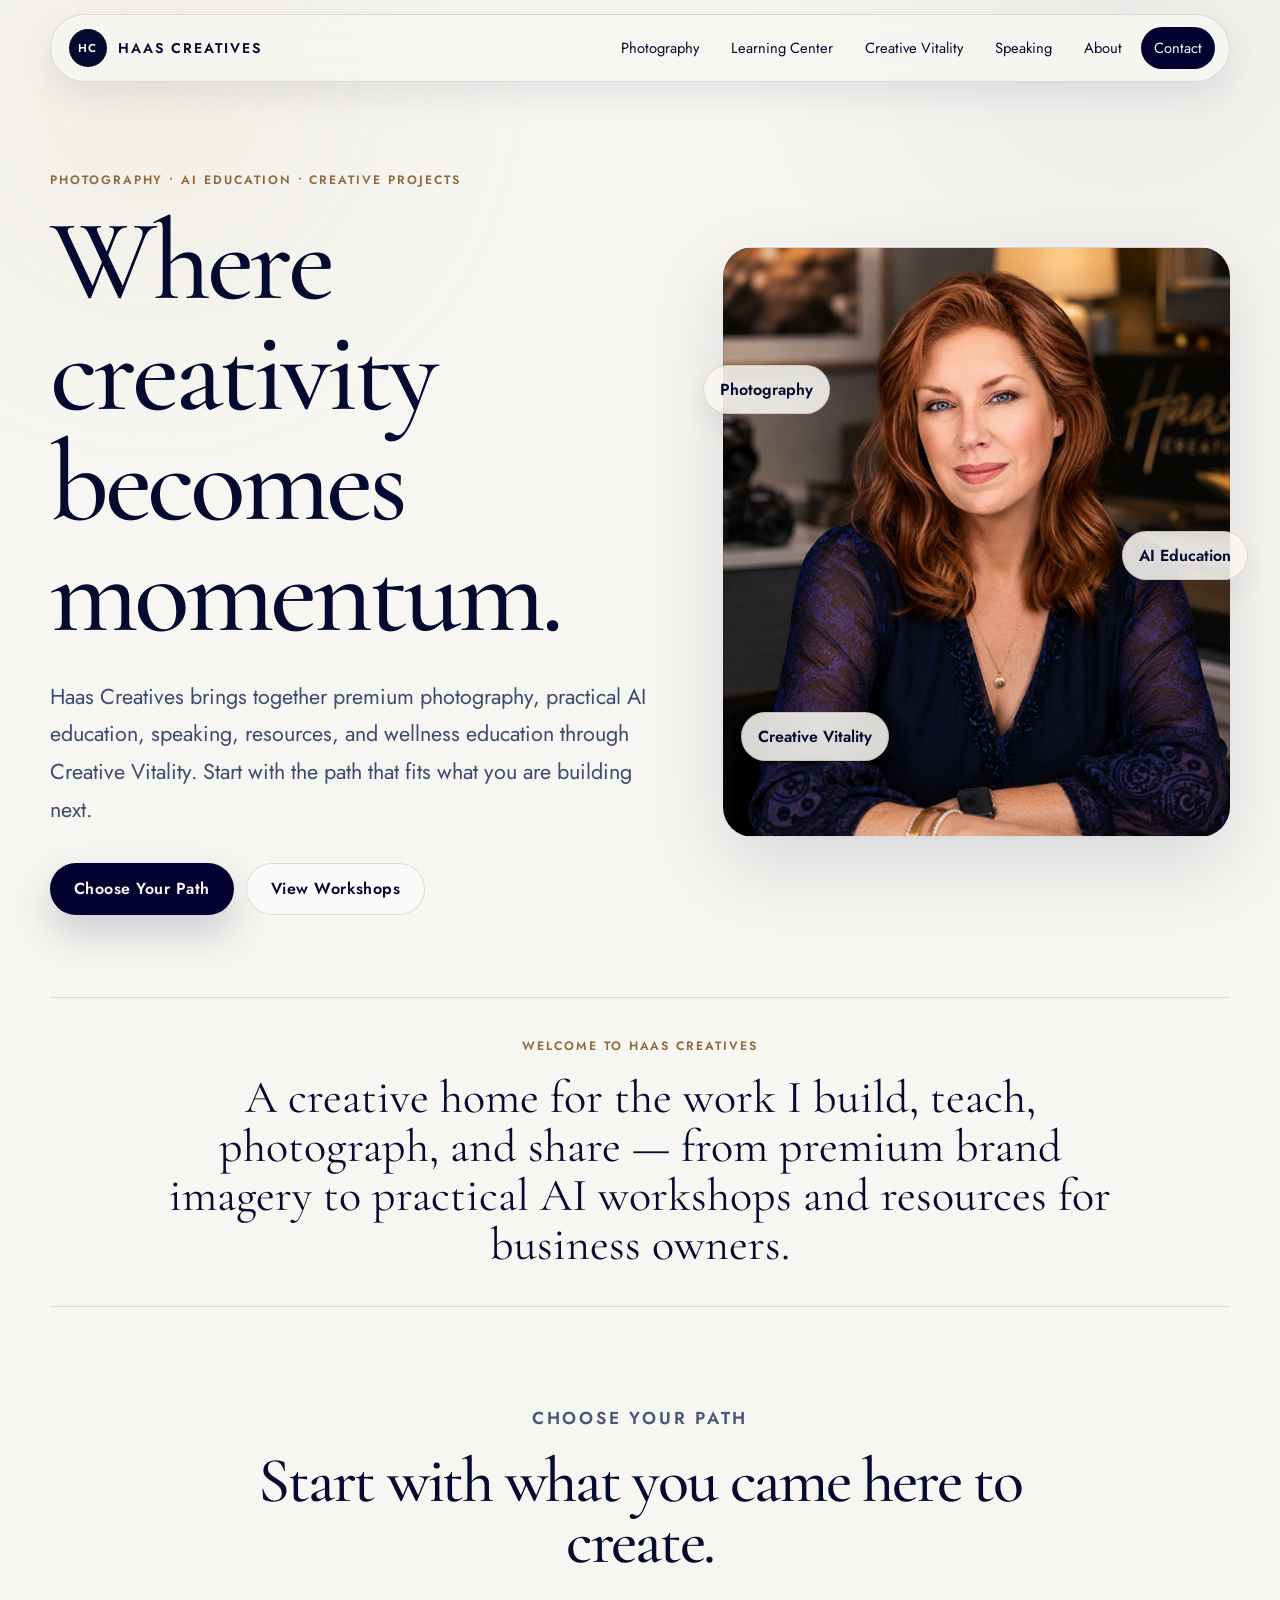
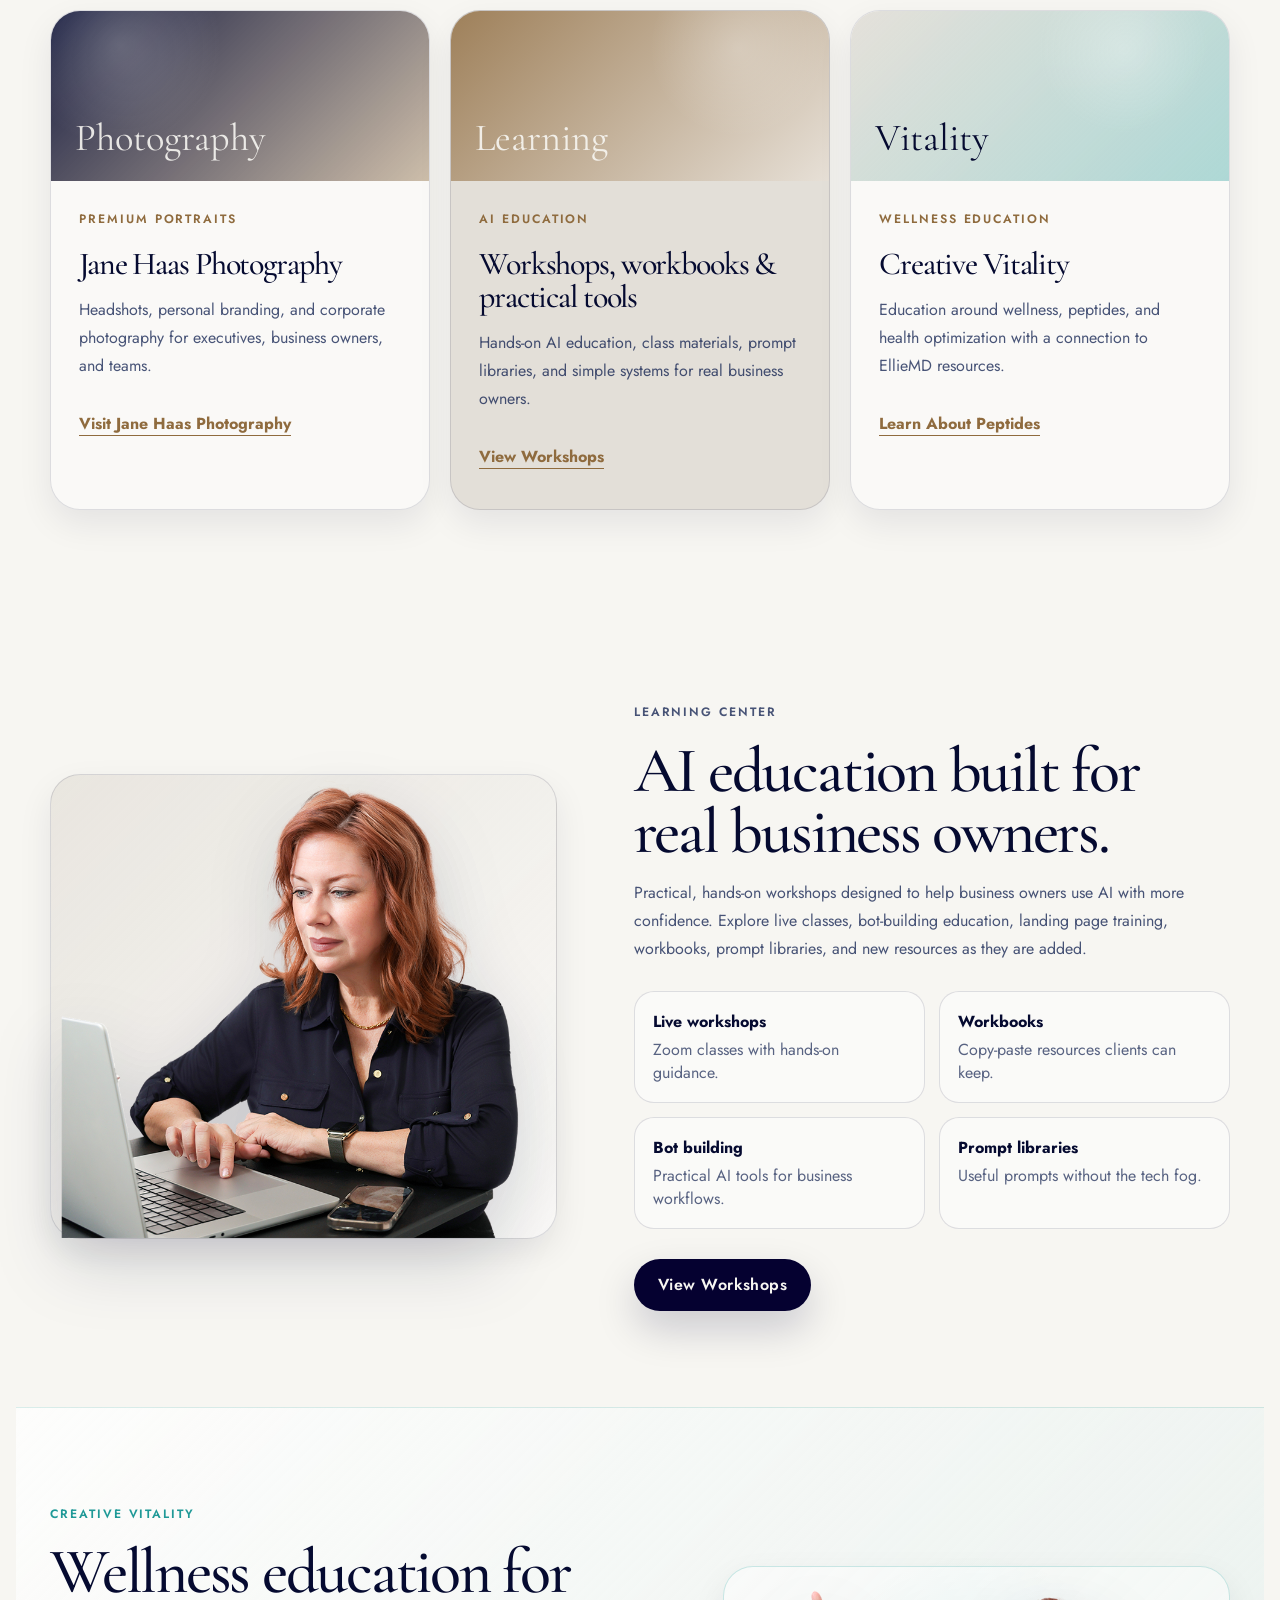
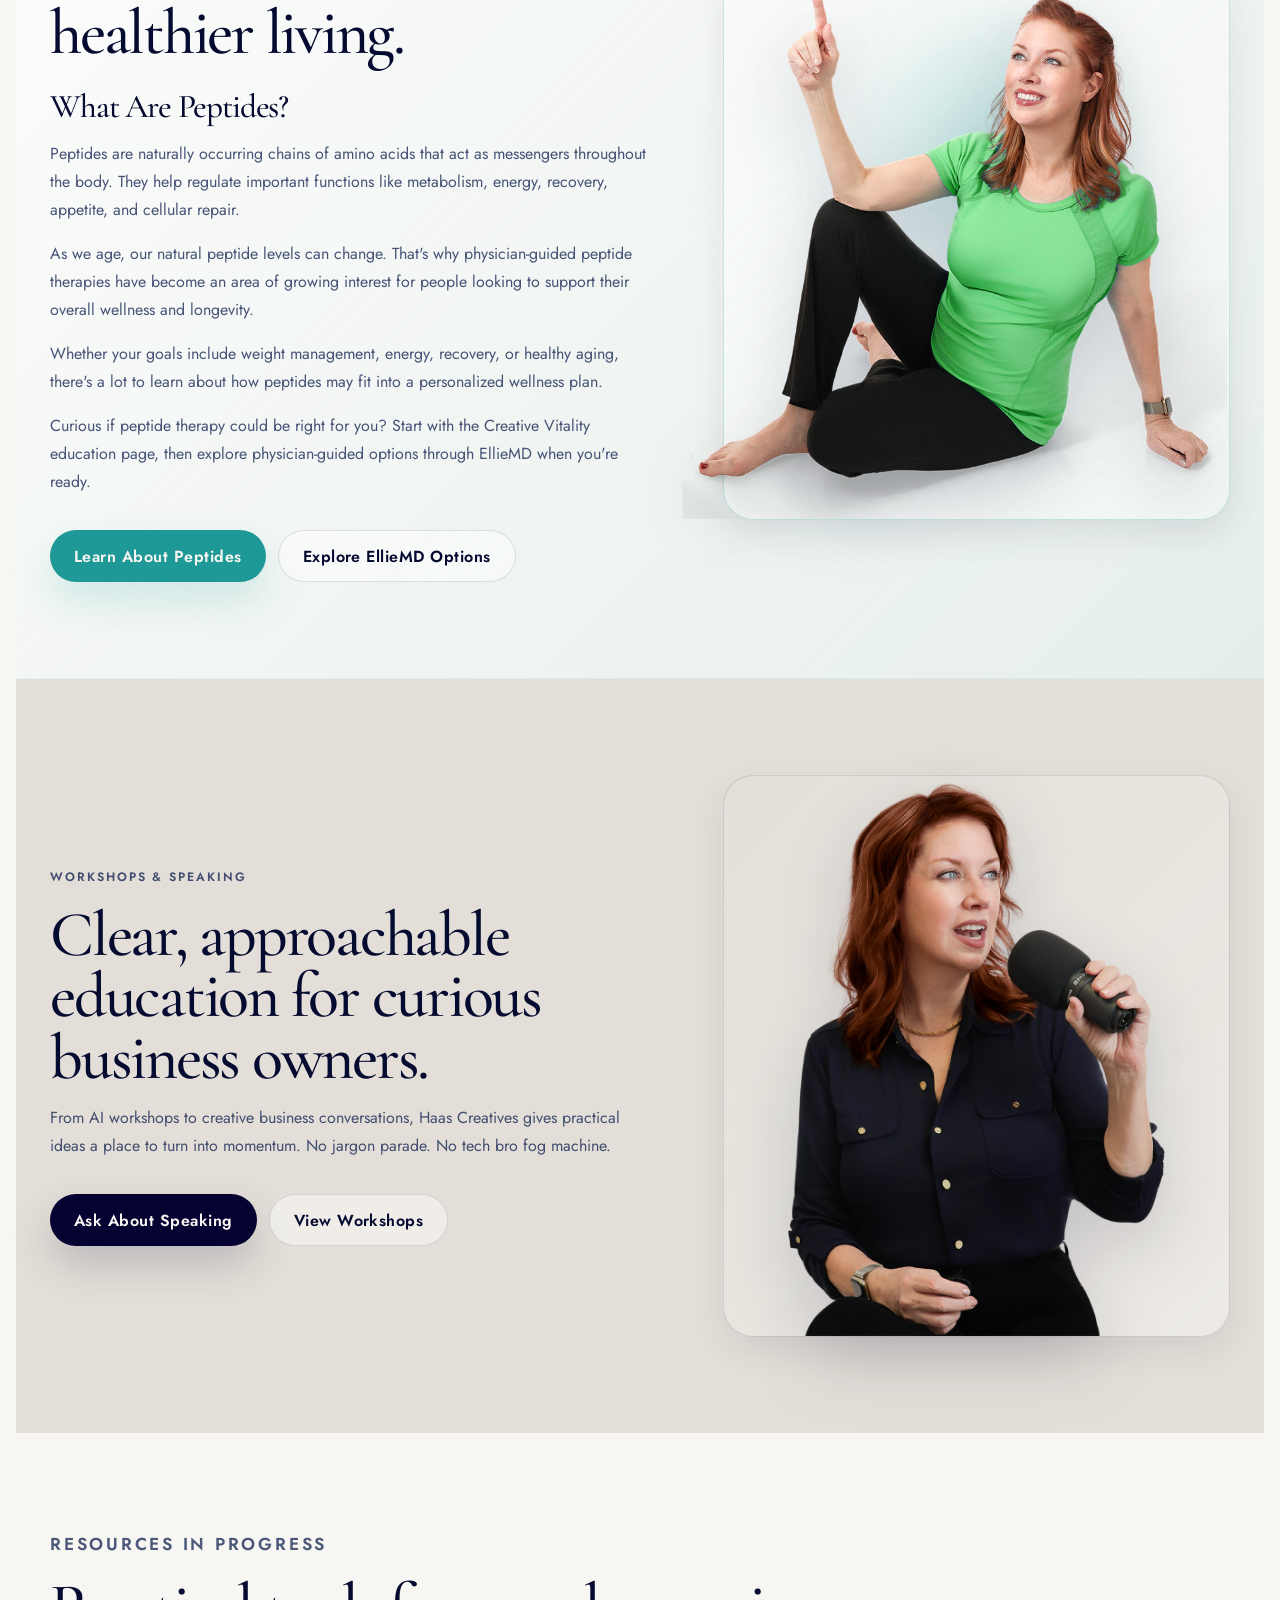
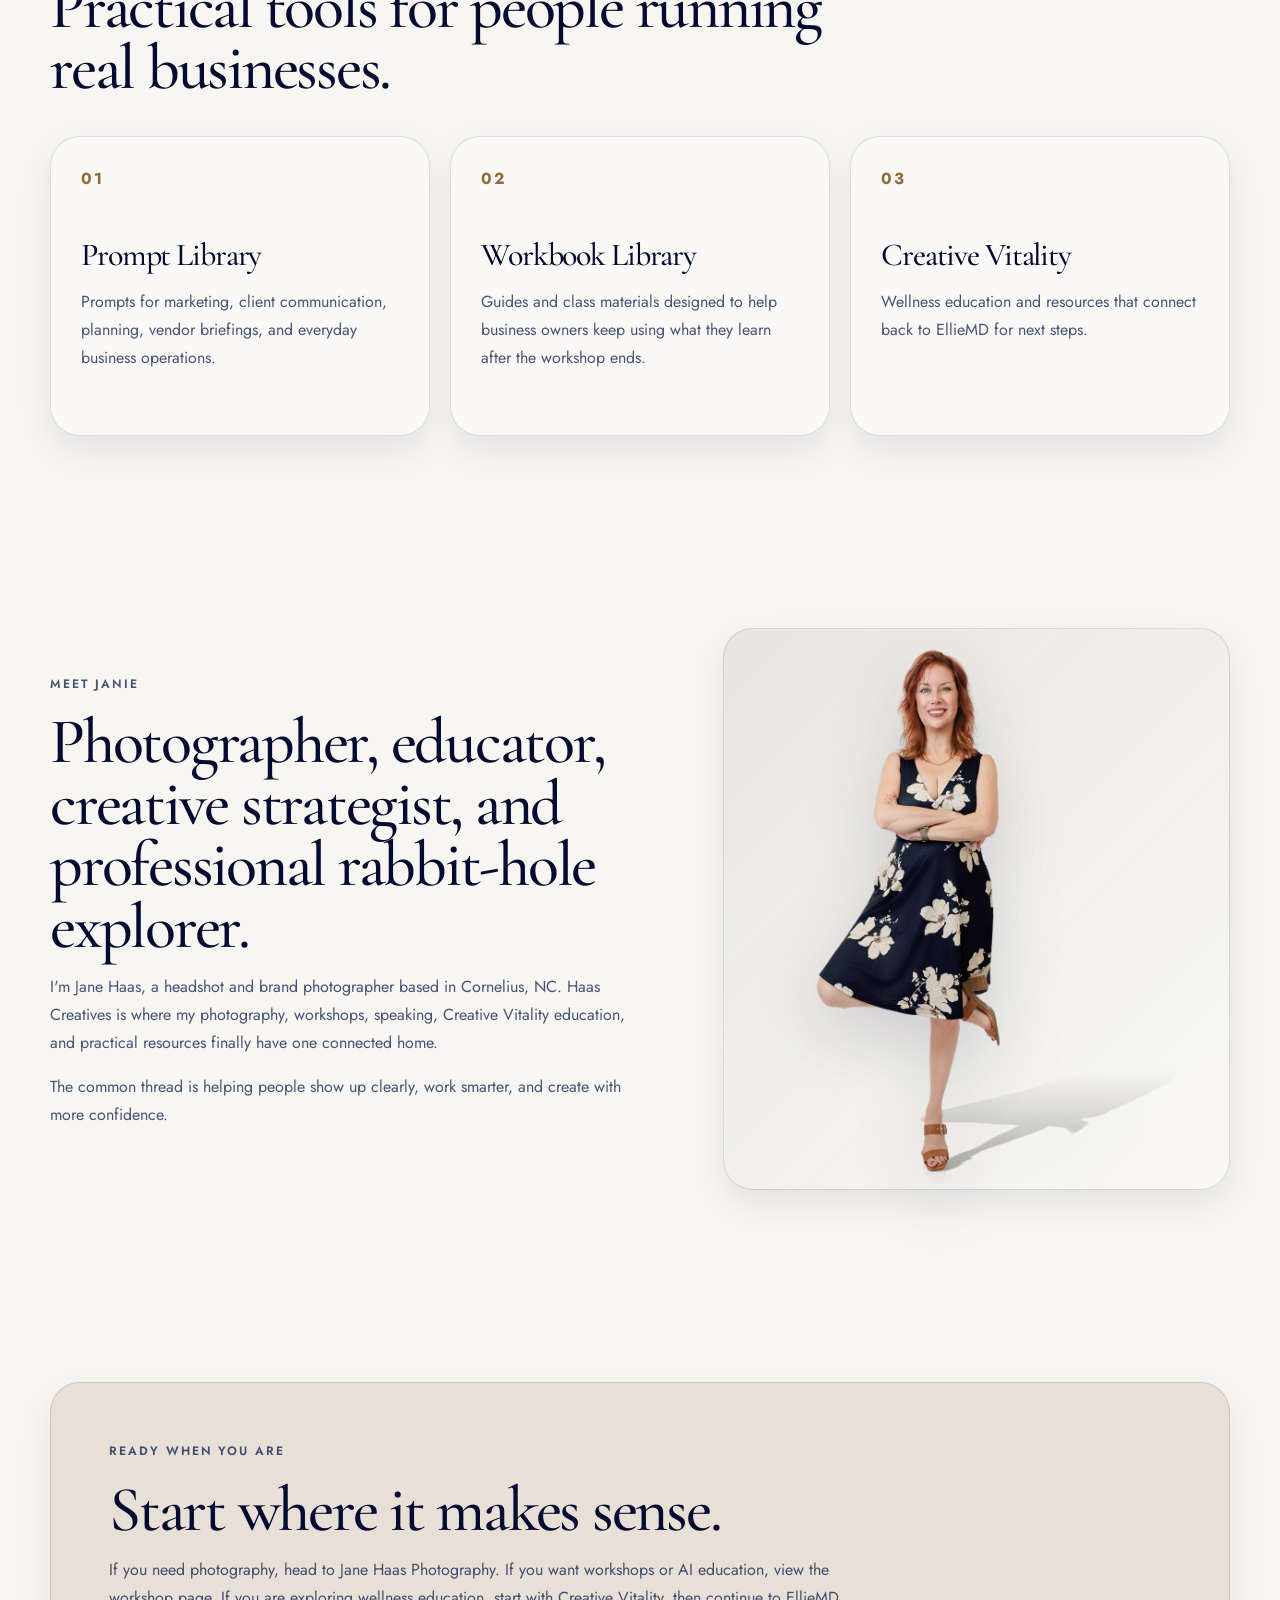
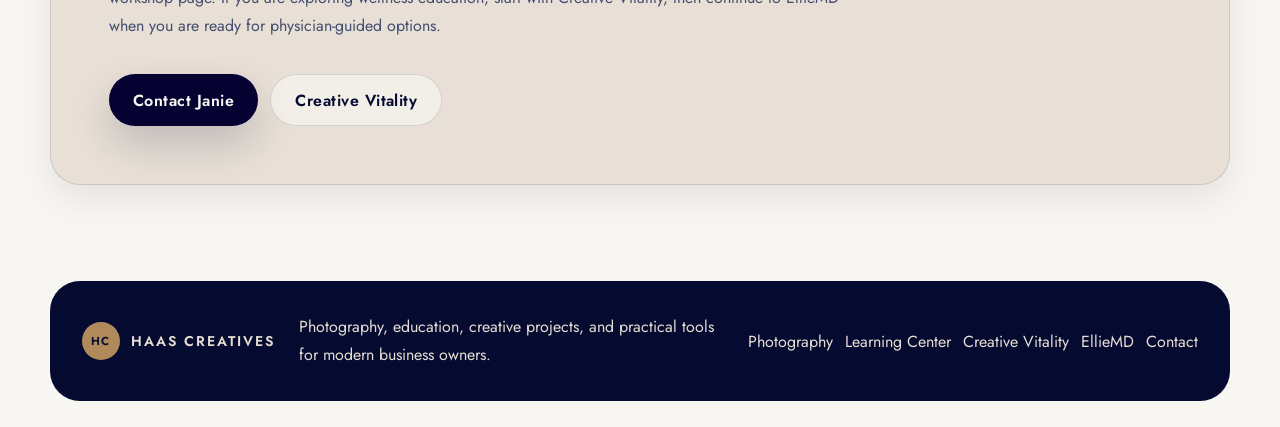
<file: index.html>
<!DOCTYPE html>
<html lang="en">
<head>
  <meta charset="UTF-8" />
  <meta name="viewport" content="width=device-width, initial-scale=1.0" />
  <title>Haas Creatives | Photography, AI Education & Creative Projects</title>
  <meta name="description" content="Haas Creatives is the creative hub for Jane Haas, connecting premium photography, practical AI workshops, speaking, resources, and Creative Vitality education." />
  <link rel="preconnect" href="https://fonts.googleapis.com">
  <link rel="preconnect" href="https://fonts.gstatic.com" crossorigin>
  <link href="https://fonts.googleapis.com/css2?family=Cormorant+Garamond:wght@400;500;600;700&family=Jost:wght@300;400;500;600;700&display=swap" rel="stylesheet">
  <link rel="stylesheet" href="styles.css" />
</head>
<body id="top">
  <div class="site-shell">
    <header class="site-header" data-header>
      <a class="brand" href="#top" aria-label="Haas Creatives home">
        <span class="brand-mark">HC</span>
        <span class="brand-text">Haas Creatives</span>
      </a>
      <button class="nav-toggle" type="button" aria-label="Toggle navigation" aria-expanded="false" data-nav-toggle><span></span><span></span></button>
      <nav class="nav" data-nav>
        <a href="https://www.janehaas.com" target="_blank" rel="noopener">Photography</a>
        <a href="https://www.janehaas.com/workshops" target="_blank" rel="noopener">Learning Center</a>
        <a href="creative-vitality.html">Creative Vitality</a>
        <a href="#speaking">Speaking</a>
        <a href="#about">About</a>
        <a class="nav-cta" href="#contact">Contact</a>
      </nav>
    </header>

    <main>
      <section class="hero section-grid" aria-labelledby="hero-title">
        <div class="hero-copy reveal">
          <p class="eyebrow">Photography • AI Education • Creative Projects</p>
          <h1 id="hero-title">Where creativity becomes momentum.</h1>
          <p class="hero-text">Haas Creatives brings together premium photography, practical AI education, speaking, resources, and wellness education through Creative Vitality. Start with the path that fits what you are building next.</p>
          <div class="hero-actions">
            <a class="button primary" href="#paths">Choose Your Path</a>
            <a class="button secondary" href="https://www.janehaas.com/workshops" target="_blank" rel="noopener">View Workshops</a>
          </div>
        </div>
        <div class="hero-visual reveal delay-1" aria-label="Jane Haas portrait">
          <div class="hero-image" role="img" aria-label="Jane Haas for Haas Creatives"></div>
          <div class="floating-note note-one">Photography</div>
          <div class="floating-note note-two">AI Education</div>
          <div class="floating-note note-three">Creative Vitality</div>
        </div>
      </section>

      <section class="intro reveal" aria-label="Introduction">
        <p class="intro-kicker">Welcome to Haas Creatives</p>
        <p class="intro-text">A creative home for the work I build, teach, photograph, and share — from premium brand imagery to practical AI workshops and resources for business owners.</p>
      </section>

      <section class="paths" id="paths" aria-labelledby="paths-title">
        <div class="section-heading centered reveal">
          <p class="eyebrow">Choose your path</p>
          <h2 id="paths-title">Start with what you came here to create.</h2>
        </div>
        <div class="path-grid">
          <article class="path-card reveal">
            <div class="card-image image-photography"><span>Photography</span></div>
            <div class="card-content">
              <p class="card-kicker">Premium portraits</p>
              <h3>Jane Haas Photography</h3>
              <p>Headshots, personal branding, and corporate photography for executives, business owners, and teams.</p>
              <a class="text-link" href="https://www.janehaas.com" target="_blank" rel="noopener">Visit Jane Haas Photography</a>
            </div>
          </article>
          <article class="path-card featured reveal delay-1">
            <div class="card-image image-learning"><span>Learning</span></div>
            <div class="card-content">
              <p class="card-kicker">AI education</p>
              <h3>Workshops, workbooks & practical tools</h3>
              <p>Hands-on AI education, class materials, prompt libraries, and simple systems for real business owners.</p>
              <a class="text-link" href="https://www.janehaas.com/workshops" target="_blank" rel="noopener">View Workshops</a>
            </div>
          </article>
          <article class="path-card reveal delay-2">
            <div class="card-image image-vitality"><span>Vitality</span></div>
            <div class="card-content">
              <p class="card-kicker">Wellness education</p>
              <h3>Creative Vitality</h3>
              <p>Education around wellness, peptides, and health optimization with a connection to EllieMD resources.</p>
              <a class="text-link" href="creative-vitality.html">Learn About Peptides</a>
            </div>
          </article>
        </div>
      </section>

      <section class="learning section-grid reverse" id="learning" aria-labelledby="learning-title">
        <div class="learning-visual reveal">
          <div class="asset-stage laptop-stage"><img src="assets/learning-center-laptop.png" alt="Laptop with Haas Creatives learning resources" /></div>
        </div>
        <div class="learning-copy reveal delay-1">
          <p class="eyebrow">Learning Center</p>
          <h2 id="learning-title">AI education built for real business owners.</h2>
          <p>Practical, hands-on workshops designed to help business owners use AI with more confidence. Explore live classes, bot-building education, landing page training, workbooks, prompt libraries, and new resources as they are added.</p>
          <div class="mini-grid">
            <div><strong>Live workshops</strong><span>Zoom classes with hands-on guidance.</span></div>
            <div><strong>Workbooks</strong><span>Copy-paste resources clients can keep.</span></div>
            <div><strong>Bot building</strong><span>Practical AI tools for business workflows.</span></div>
            <div><strong>Prompt libraries</strong><span>Useful prompts without the tech fog.</span></div>
          </div>
          <a class="button primary" href="https://www.janehaas.com/workshops" target="_blank" rel="noopener">View Workshops</a>
        </div>
      </section>

      <section class="creative-vitality section-grid" id="creative-vitality" aria-labelledby="vitality-title">
        <div class="vitality-copy reveal">
          <p class="eyebrow">Creative Vitality</p>
          <h2 id="vitality-title">Wellness education for healthier living.</h2>
          <h3>What Are Peptides?</h3>
          <p>Peptides are naturally occurring chains of amino acids that act as messengers throughout the body. They help regulate important functions like metabolism, energy, recovery, appetite, and cellular repair.</p>
          <p>As we age, our natural peptide levels can change. That's why physician-guided peptide therapies have become an area of growing interest for people looking to support their overall wellness and longevity.</p>
          <p>Whether your goals include weight management, energy, recovery, or healthy aging, there's a lot to learn about how peptides may fit into a personalized wellness plan.</p>
          <p>Curious if peptide therapy could be right for you? Start with the Creative Vitality education page, then explore physician-guided options through EllieMD when you're ready.</p>
          <div class="hero-actions"><a class="button primary" href="creative-vitality.html">Learn About Peptides</a><a class="button secondary" href="https://elliemd.com/CreativeVitality" target="_blank" rel="noopener">Explore EllieMD Options</a></div>
        </div>
        <div class="vitality-visual reveal delay-1">
          <div class="asset-stage vitality-stage"><img src="assets/CreativeVitality.png" alt="Jane Haas pointing upward for Creative Vitality" /></div>
        </div>
      </section>

      <section class="speaking section-grid" id="speaking" aria-labelledby="speaking-title">
        <div class="speaking-copy reveal">
          <p class="eyebrow">Workshops & speaking</p>
          <h2 id="speaking-title">Clear, approachable education for curious business owners.</h2>
          <p>From AI workshops to creative business conversations, Haas Creatives gives practical ideas a place to turn into momentum. No jargon parade. No tech bro fog machine.</p>
          <div class="hero-actions"><a class="button primary" href="#contact">Ask About Speaking</a><a class="button secondary" href="https://www.janehaas.com/workshops" target="_blank" rel="noopener">View Workshops</a></div>
        </div>
        <div class="speaking-visual reveal delay-1">
          <div class="asset-stage speaker-stage"><img src="assets/speaking-workshops.png" alt="Jane Haas speaking at a workshop" /></div>
        </div>
      </section>

      <section class="resources" aria-labelledby="resources-title">
        <div class="section-heading reveal"><p class="eyebrow">Resources in progress</p><h2 id="resources-title">Practical tools for people running real businesses.</h2></div>
        <div class="resource-grid">
          <article class="resource-card reveal"><span>01</span><h3>Prompt Library</h3><p>Prompts for marketing, client communication, planning, vendor briefings, and everyday business operations.</p></article>
          <article class="resource-card reveal delay-1"><span>02</span><h3>Workbook Library</h3><p>Guides and class materials designed to help business owners keep using what they learn after the workshop ends.</p></article>
          <article class="resource-card reveal delay-2"><span>03</span><h3>Creative Vitality</h3><p>Wellness education and resources that connect back to EllieMD for next steps.</p></article>
        </div>
      </section>

      <section class="about section-grid" id="about" aria-labelledby="about-title">
        <div class="about-copy reveal">
          <p class="eyebrow">Meet Janie</p>
          <h2 id="about-title">Photographer, educator, creative strategist, and professional rabbit-hole explorer.</h2>
          <p>I'm Jane Haas, a headshot and brand photographer based in Cornelius, NC. Haas Creatives is where my photography, workshops, speaking, Creative Vitality education, and practical resources finally have one connected home.</p>
          <p>The common thread is helping people show up clearly, work smarter, and create with more confidence.</p>
        </div>
        <div class="about-visual reveal delay-1"><div class="asset-stage about-stage"><img src="assets/about-janie.png" alt="Jane Haas smiling in a floral dress" /></div></div>
      </section>

      <section class="contact" id="contact" aria-labelledby="contact-title">
        <div class="contact-panel reveal">
          <p class="eyebrow">Ready when you are</p>
          <h2 id="contact-title">Start where it makes sense.</h2>
          <p>If you need photography, head to Jane Haas Photography. If you want workshops or AI education, view the workshop page. If you are exploring wellness education, start with Creative Vitality, then continue to EllieMD when you are ready for physician-guided options.</p>
          <div class="hero-actions"><a class="button primary" href="mailto:janehaasphotos@gmail.com">Contact Janie</a><a class="button secondary" href="creative-vitality.html">Creative Vitality</a></div>
        </div>
      </section>
    </main>

    <footer class="footer">
      <a class="brand" href="#top"><span class="brand-mark">HC</span><span class="brand-text">Haas Creatives</span></a>
      <p>Photography, education, creative projects, and practical tools for modern business owners.</p>
      <div class="footer-links">
        <a href="https://www.janehaas.com" target="_blank" rel="noopener">Photography</a>
        <a href="https://www.janehaas.com/workshops" target="_blank" rel="noopener">Learning Center</a>
        <a href="creative-vitality.html">Creative Vitality</a>
        <a href="https://elliemd.com/CreativeVitality" target="_blank" rel="noopener">EllieMD</a>
        <a href="mailto:janehaasphotos@gmail.com">Contact</a>
      </div>
    </footer>
  </div>
  <script src="script.js"></script>
</body>
</html>
</file>
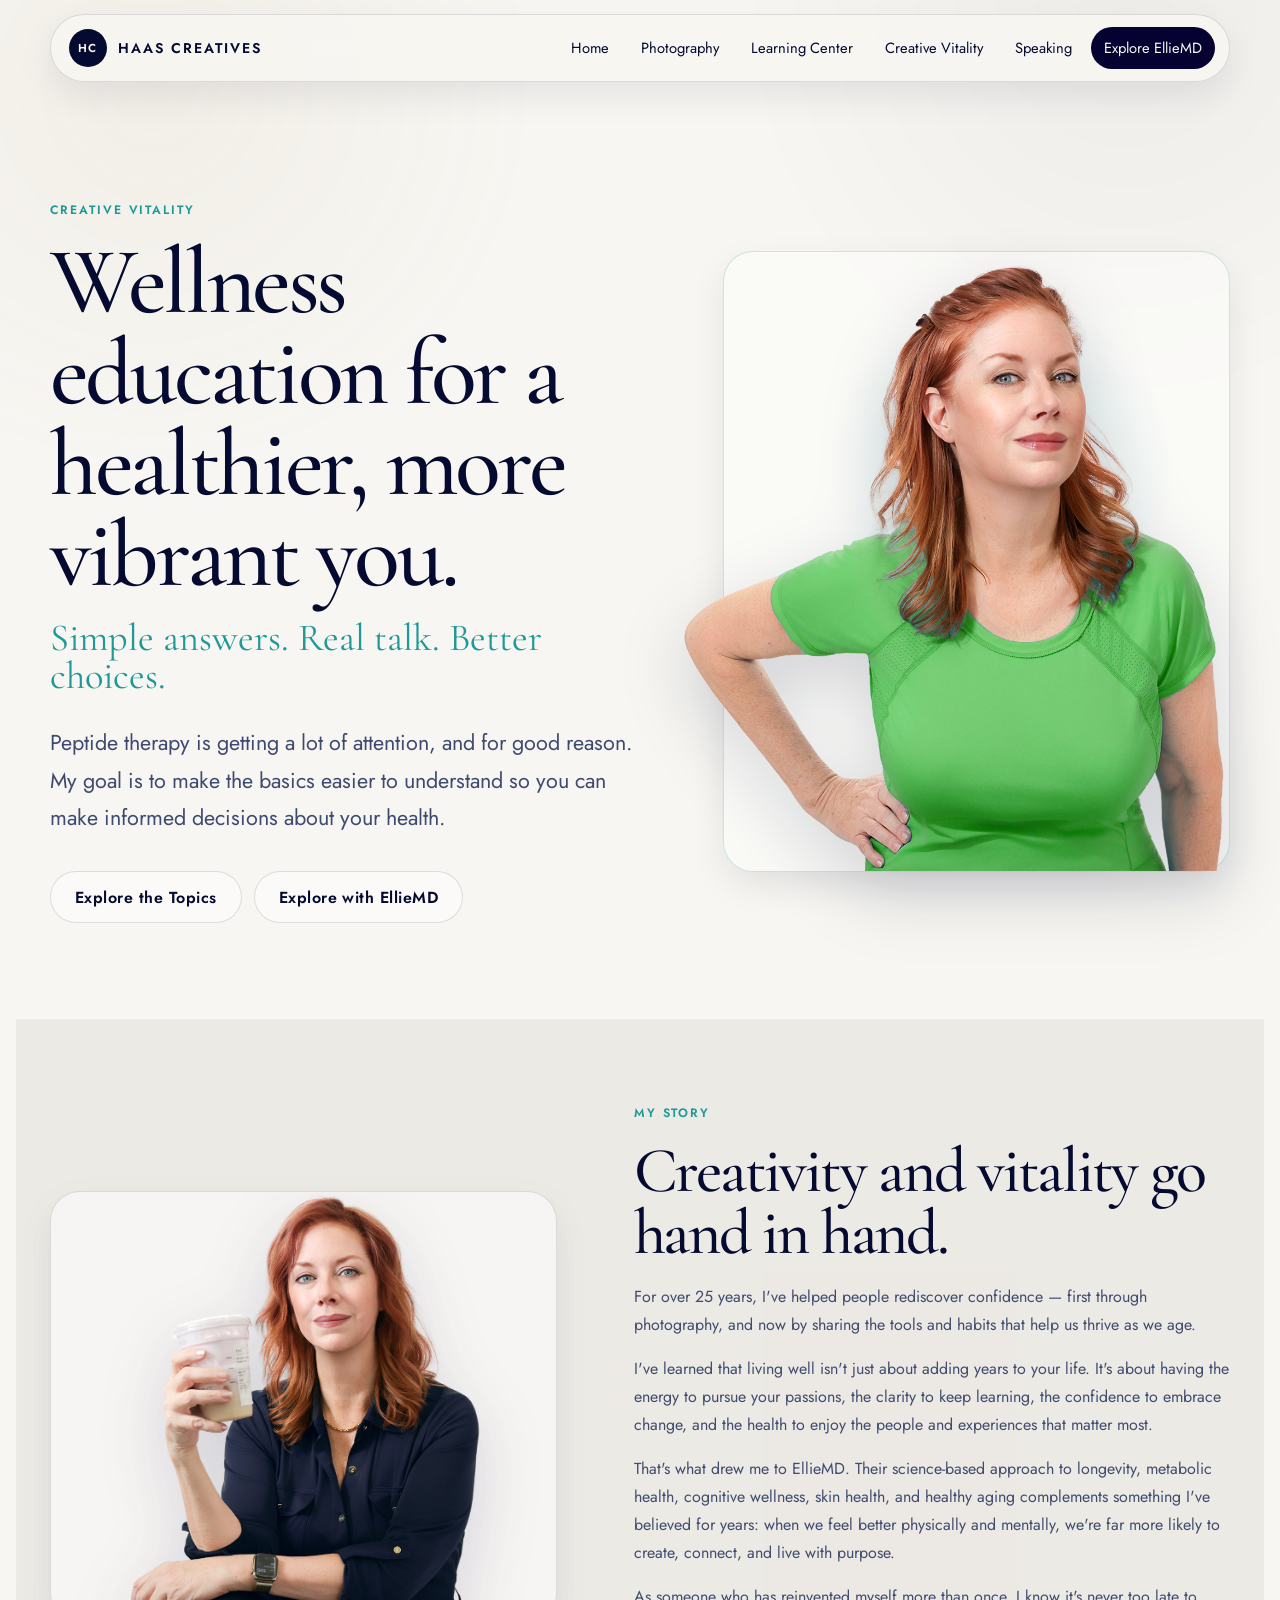
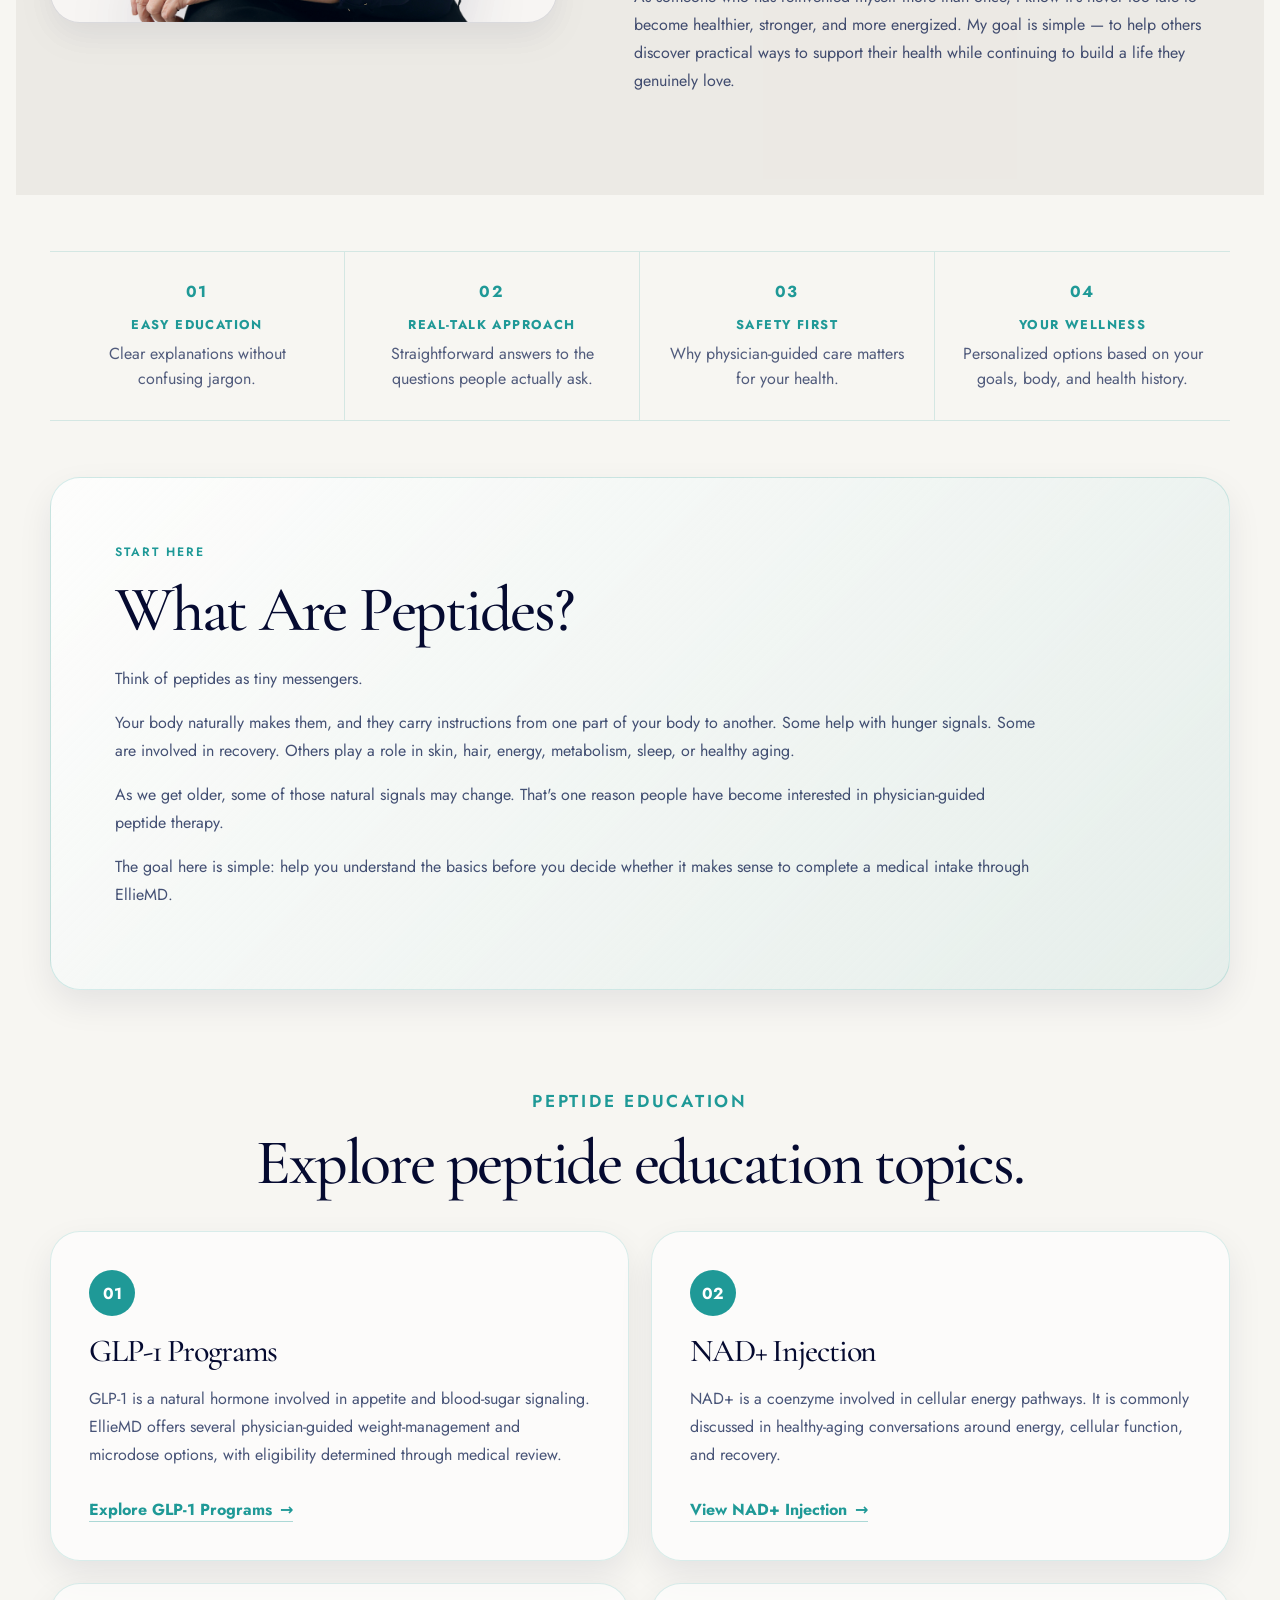
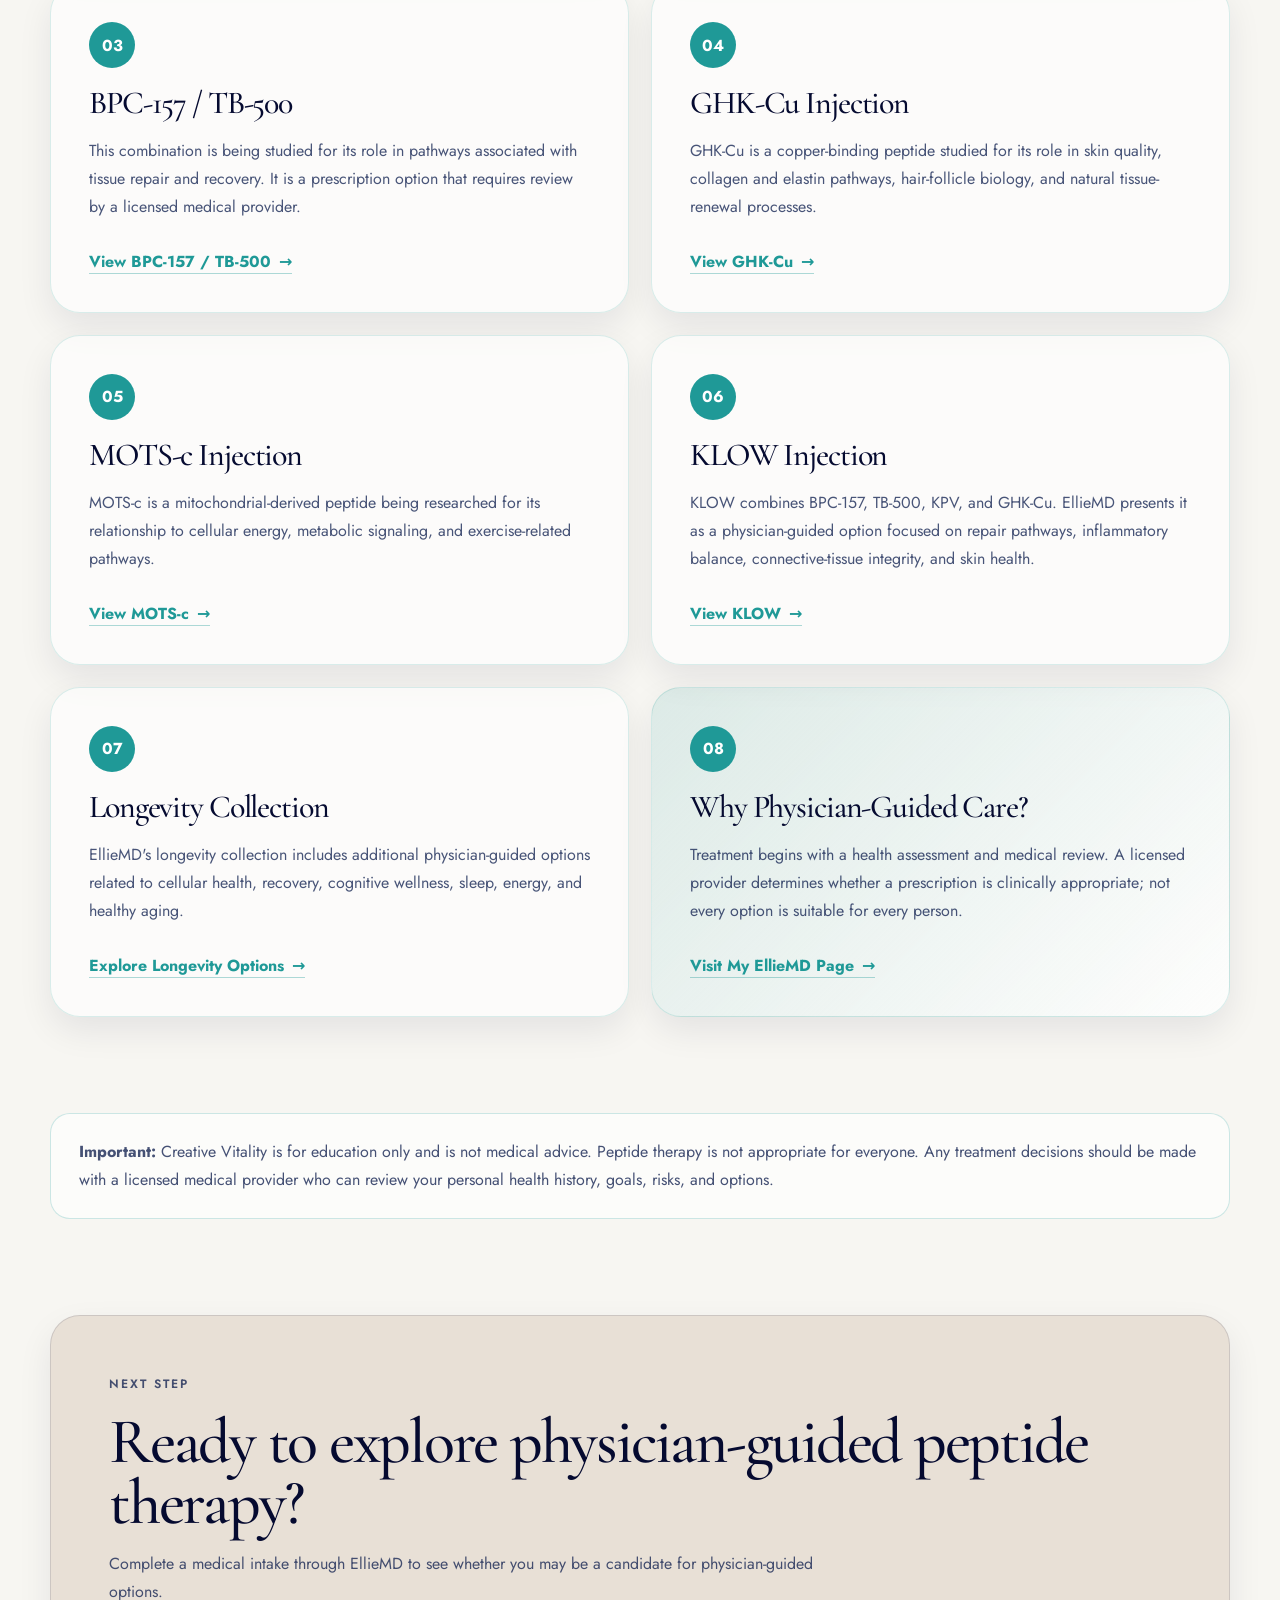
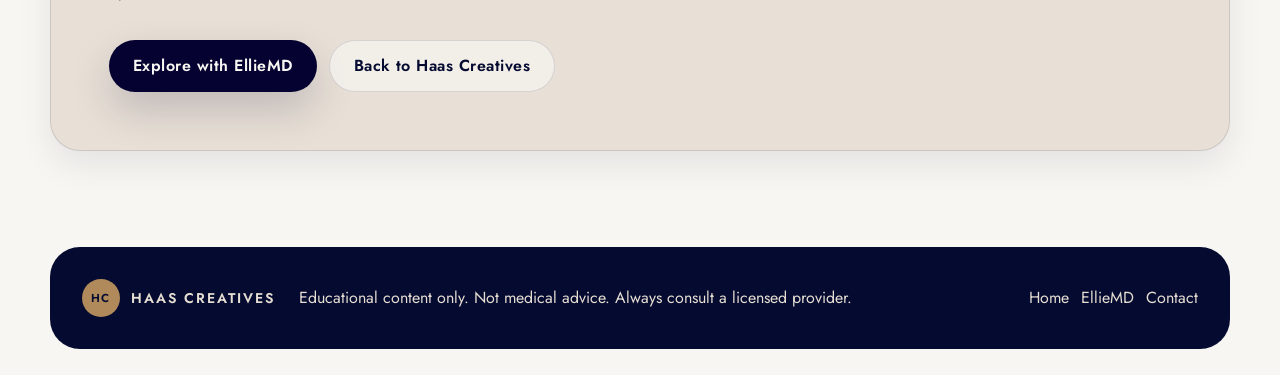
<file: creative-vitality.html>
<!DOCTYPE html>
<html lang="en">
<head>
  <meta charset="UTF-8" />
  <meta name="viewport" content="width=device-width, initial-scale=1.0" />
  <title>Creative Vitality | Peptide Education & Wellness Resources</title>
  <meta name="description" content="Creative Vitality is a clear, simple peptide and wellness education resource from Jane Haas, connecting curious adults to physician-guided options through EllieMD." />
  <link rel="preconnect" href="https://fonts.googleapis.com">
  <link rel="preconnect" href="https://fonts.gstatic.com" crossorigin>
  <link href="https://fonts.googleapis.com/css2?family=Cormorant+Garamond:wght@400;500;600;700&family=Jost:wght@300;400;500;600;700&display=swap" rel="stylesheet">
  <link rel="stylesheet" href="styles.css" />
  <link rel="stylesheet" href="creative-vitality.css" />
</head>
<body id="top">
  <div class="site-shell vitality-page">
    <header class="site-header" data-header>
      <a class="brand" href="index.html" aria-label="Haas Creatives home">
        <span class="brand-mark">HC</span>
        <span class="brand-text">Haas Creatives</span>
      </a>
      <button class="nav-toggle" type="button" aria-label="Toggle navigation" aria-expanded="false" data-nav-toggle><span></span><span></span></button>
      <nav class="nav" data-nav>
        <a href="index.html">Home</a>
        <a href="https://www.janehaas.com" target="_blank" rel="noopener">Photography</a>
        <a href="https://www.janehaas.com/workshops" target="_blank" rel="noopener">Learning Center</a>
        <a href="creative-vitality.html">Creative Vitality</a>
        <a href="index.html#speaking">Speaking</a>
        <a class="nav-cta" href="https://elliemd.com/CreativeVitality" target="_blank" rel="noopener">Explore EllieMD</a>
      </nav>
    </header>

    <main>
      <section class="cv-hero section-grid" aria-labelledby="cv-title">
        <div class="cv-copy reveal">
          <p class="eyebrow">Creative Vitality</p>
          <h1 id="cv-title">Wellness education for a healthier, more vibrant you.</h1>
          <p class="cv-tagline">Simple answers. Real talk. Better choices.</p>
          <p class="hero-text">Peptide therapy is getting a lot of attention, and for good reason. My goal is to make the basics easier to understand so you can make informed decisions about your health.</p>
          <div class="hero-actions">
            <a class="button secondary" href="#peptides">Explore the Topics</a>
            <a class="button secondary" href="https://elliemd.com/CreativeVitality" target="_blank" rel="noopener">Explore with EllieMD</a>
          </div>
        </div>
        <div class="cv-visual reveal delay-1">
          <div class="asset-stage vitality-stage page-vitality-stage"><img src="assets/creative-vitality-jane.png" alt="Jane Haas holding a drink for Creative Vitality" /></div>
        </div>
      </section>

      <section class="cv-story section-grid reverse" aria-labelledby="story-title">
        <div class="cv-story-visual reveal">
          <div class="cv-story-card"><img src="assets/CreativeVitality.png" alt="Jane Haas pointing upward for Creative Vitality" /></div>
        </div>
        <div class="cv-story-copy reveal delay-1">
          <p class="eyebrow">My story</p>
          <h2 id="story-title">Creativity and vitality go hand in hand.</h2>
          <p>For over 25 years, I've helped people rediscover confidence — first through photography, and now by sharing the tools and habits that help us thrive as we age.</p>
          <p>I've learned that living well isn't just about adding years to your life. It's about having the energy to pursue your passions, the clarity to keep learning, the confidence to embrace change, and the health to enjoy the people and experiences that matter most.</p>
          <p>That's what drew me to EllieMD. Their science-based approach to longevity, metabolic health, cognitive wellness, skin health, and healthy aging complements something I've believed for years: when we feel better physically and mentally, we're far more likely to create, connect, and live with purpose.</p>
          <p>As someone who has reinvented myself more than once, I know it's never too late to become healthier, stronger, and more energized. My goal is simple — to help others discover practical ways to support their health while continuing to build a life they genuinely love.</p>
        </div>
      </section>

      <section class="cv-benefits" aria-labelledby="benefits-title">
        <h2 id="benefits-title" class="sr-only">What you'll find here</h2>
        <div class="cv-benefit-grid reveal">
          <div><span>01</span><strong>Easy education</strong><p>Clear explanations without confusing jargon.</p></div>
          <div><span>02</span><strong>Real-talk approach</strong><p>Straightforward answers to the questions people actually ask.</p></div>
          <div><span>03</span><strong>Safety first</strong><p>Why physician-guided care matters for your health.</p></div>
          <div><span>04</span><strong>Your wellness</strong><p>Personalized options based on your goals, body, and health history.</p></div>
        </div>
      </section>

      <section class="cv-intro reveal" id="peptides" aria-labelledby="peptides-title">
        <div class="cv-panel">
          <p class="eyebrow">Start here</p>
          <h2 id="peptides-title">What Are Peptides?</h2>
          <p>Think of peptides as tiny messengers.</p>
          <p>Your body naturally makes them, and they carry instructions from one part of your body to another. Some help with hunger signals. Some are involved in recovery. Others play a role in skin, hair, energy, metabolism, sleep, or healthy aging.</p>
          <p>As we get older, some of those natural signals may change. That's one reason people have become interested in physician-guided peptide therapy.</p>
          <p>The goal here is simple: help you understand the basics before you decide whether it makes sense to complete a medical intake through EllieMD.</p>
        </div>
      </section>

      <section class="cv-library" aria-labelledby="library-title">
        <div class="section-heading centered reveal">
          <p class="eyebrow">Peptide education</p>
          <h2 id="library-title">Explore peptide education topics.</h2>
        </div>
        <div class="cv-article-grid">
          <article class="cv-article reveal">
            <span class="cv-icon">01</span>
            <h3>GLP-1 Programs</h3>
            <p>GLP-1 is a natural hormone involved in appetite and blood-sugar signaling. EllieMD offers several physician-guided weight-management and microdose options, with eligibility determined through medical review.</p>
            <a class="cv-product-link" href="https://elliemd.com/weight-loss?bp=creativevitality" target="_blank" rel="noopener">Explore GLP-1 Programs <span aria-hidden="true">→</span></a>
          </article>
          <article class="cv-article reveal delay-1">
            <span class="cv-icon">02</span>
            <h3>NAD+ Injection</h3>
            <p>NAD+ is a coenzyme involved in cellular energy pathways. It is commonly discussed in healthy-aging conversations around energy, cellular function, and recovery.</p>
            <a class="cv-product-link" href="https://elliemd.com/product/nad-injection?bp=creativevitality" target="_blank" rel="noopener">View NAD+ Injection <span aria-hidden="true">→</span></a>
          </article>
          <article class="cv-article reveal">
            <span class="cv-icon">03</span>
            <h3>BPC-157 / TB-500</h3>
            <p>This combination is being studied for its role in pathways associated with tissue repair and recovery. It is a prescription option that requires review by a licensed medical provider.</p>
            <a class="cv-product-link" href="https://elliemd.com/product/bpc-157-tb500?bp=creativevitality" target="_blank" rel="noopener">View BPC-157 / TB-500 <span aria-hidden="true">→</span></a>
          </article>
          <article class="cv-article reveal delay-1">
            <span class="cv-icon">04</span>
            <h3>GHK-Cu Injection</h3>
            <p>GHK-Cu is a copper-binding peptide studied for its role in skin quality, collagen and elastin pathways, hair-follicle biology, and natural tissue-renewal processes.</p>
            <a class="cv-product-link" href="https://elliemd.com/product/ghk_cu?bp=creativevitality" target="_blank" rel="noopener">View GHK-Cu <span aria-hidden="true">→</span></a>
          </article>
          <article class="cv-article reveal">
            <span class="cv-icon">05</span>
            <h3>MOTS-c Injection</h3>
            <p>MOTS-c is a mitochondrial-derived peptide being researched for its relationship to cellular energy, metabolic signaling, and exercise-related pathways.</p>
            <a class="cv-product-link" href="https://elliemd.com/product/mots-c-injection?bp=creativevitality" target="_blank" rel="noopener">View MOTS-c <span aria-hidden="true">→</span></a>
          </article>
          <article class="cv-article reveal delay-1">
            <span class="cv-icon">06</span>
            <h3>KLOW Injection</h3>
            <p>KLOW combines BPC-157, TB-500, KPV, and GHK-Cu. EllieMD presents it as a physician-guided option focused on repair pathways, inflammatory balance, connective-tissue integrity, and skin health.</p>
            <a class="cv-product-link" href="https://elliemd.com/product/klow?bp=creativevitality" target="_blank" rel="noopener">View KLOW <span aria-hidden="true">→</span></a>
          </article>
          <article class="cv-article reveal">
            <span class="cv-icon">07</span>
            <h3>Longevity Collection</h3>
            <p>EllieMD's longevity collection includes additional physician-guided options related to cellular health, recovery, cognitive wellness, sleep, energy, and healthy aging.</p>
            <a class="cv-product-link" href="https://elliemd.com/longevity?bp=creativevitality" target="_blank" rel="noopener">Explore Longevity Options <span aria-hidden="true">→</span></a>
          </article>
          <article class="cv-article featured reveal delay-1">
            <span class="cv-icon">08</span>
            <h3>Why Physician-Guided Care?</h3>
            <p>Treatment begins with a health assessment and medical review. A licensed provider determines whether a prescription is clinically appropriate; not every option is suitable for every person.</p>
            <a class="cv-product-link" href="https://elliemd.com/CreativeVitality" target="_blank" rel="noopener">Visit My EllieMD Page <span aria-hidden="true">→</span></a>
          </article>
        </div>
      </section>

      <section class="cv-disclaimer reveal" aria-label="Medical disclaimer">
        <p><strong>Important:</strong> Creative Vitality is for education only and is not medical advice. Peptide therapy is not appropriate for everyone. Any treatment decisions should be made with a licensed medical provider who can review your personal health history, goals, risks, and options.</p>
      </section>

      <section class="contact" aria-labelledby="cv-contact-title">
        <div class="contact-panel reveal">
          <p class="eyebrow">Next step</p>
          <h2 id="cv-contact-title">Ready to explore physician-guided peptide therapy?</h2>
          <p>Complete a medical intake through EllieMD to see whether you may be a candidate for physician-guided options.</p>
          <div class="hero-actions"><a class="button primary" href="https://elliemd.com/CreativeVitality" target="_blank" rel="noopener">Explore with EllieMD</a><a class="button secondary" href="index.html">Back to Haas Creatives</a></div>
        </div>
      </section>
    </main>

    <footer class="footer">
      <a class="brand" href="index.html"><span class="brand-mark">HC</span><span class="brand-text">Haas Creatives</span></a>
      <p>Educational content only. Not medical advice. Always consult a licensed provider.</p>
      <div class="footer-links">
        <a href="index.html">Home</a>
        <a href="https://elliemd.com/CreativeVitality" target="_blank" rel="noopener">EllieMD</a>
        <a href="mailto:janehaasphotos@gmail.com">Contact</a>
      </div>
    </footer>
  </div>
  <script src="script.js"></script>
</body>
</html>
</file>
<file: styles.css>
:root {
  --gold: #8F6B3E;
  --gold-soft: #B08A5A;
  --navy: #050A30;
  --navy-button: #050130;
  --off-white: #F7F6F2;
  --content-bg: #E3DFD8;
  --form-bg: #E8E0D6;
  --text: #0A1A4A;
  --footer-text: #E6DED3;
  --line: rgba(5, 10, 48, 0.12);
  --teal: #1F9997;
  --teal-soft: rgba(31, 153, 151, 0.13);
  --shadow: 0 28px 80px rgba(5, 10, 48, 0.12);
  --shadow-soft: 0 14px 34px rgba(5, 10, 48, 0.08);
  --radius-xl: 30px;
  --radius-lg: 20px;
  --max: 1180px;
  --serif: 'Cormorant Garamond', Georgia, serif;
  --sans: 'Jost', system-ui, -apple-system, BlinkMacSystemFont, 'Segoe UI', sans-serif;
}

* { box-sizing: border-box; }
html { scroll-behavior: smooth; }
body {
  margin: 0;
  font-family: var(--sans);
  color: var(--text);
  background: var(--off-white);
  min-height: 100vh;
}
body::before {
  content: '';
  position: fixed;
  inset: 0;
  pointer-events: none;
  opacity: 0.5;
  background:
    radial-gradient(circle at 12% 10%, rgba(176, 138, 90, 0.13), transparent 28%),
    radial-gradient(circle at 88% 2%, rgba(5, 10, 48, 0.08), transparent 28%);
  z-index: -1;
}
a { color: inherit; text-decoration: none; }
p { line-height: 1.75; }
img { display: block; max-width: 100%; height: auto; }

.site-shell { width: min(100%, 1480px); margin: 0 auto; overflow: hidden; }
.site-header { position: sticky; top: 14px; z-index: 50; width: min(calc(100% - 32px), var(--max)); margin: 14px auto 0; padding: 12px 14px 12px 18px; display: flex; align-items: center; justify-content: space-between; border: 1px solid var(--line); border-radius: 999px; background: rgba(247, 246, 242, 0.86); backdrop-filter: blur(18px); box-shadow: var(--shadow-soft); }
.brand { display: inline-flex; align-items: center; gap: 11px; font-weight: 600; letter-spacing: 0.02em; color: var(--navy); }
.brand-mark { width: 38px; height: 38px; border-radius: 50%; display: grid; place-items: center; background: var(--navy); color: var(--off-white); font-size: 0.72rem; letter-spacing: 0.14em; }
.brand-text { text-transform: uppercase; font-size: 0.88rem; letter-spacing: 0.14em; }
.nav { display: flex; align-items: center; gap: 6px; font-size: 0.92rem; color: var(--navy); }
.nav a { padding: 10px 13px; border-radius: 999px; transition: 180ms ease; }
.nav a:hover { background: rgba(176, 138, 90, 0.14); color: var(--gold); }
.nav-cta { background: var(--navy-button); color: var(--off-white) !important; }
.nav-toggle { display: none; border: 0; background: transparent; width: 42px; height: 42px; padding: 10px; }
.nav-toggle span { display: block; height: 2px; margin: 6px 0; background: var(--navy); border-radius: 999px; }

main { padding: 50px 16px 0; }
section { width: min(100%, var(--max)); margin: 0 auto; }
.section-grid { display: grid; grid-template-columns: minmax(0, 1fr) minmax(360px, 0.85fr); gap: clamp(34px, 6vw, 88px); align-items: center; }
.section-grid.reverse { grid-template-columns: minmax(360px, 0.85fr) minmax(0, 1fr); }

.hero { min-height: calc(100vh - 120px); padding: 38px 0 82px; }
.eyebrow, .intro-kicker, .card-kicker { margin: 0 0 16px; color: var(--gold); font-size: 0.76rem; font-weight: 600; text-transform: uppercase; letter-spacing: 0.16em; }
h1, h2, h3 { margin: 0; color: var(--navy); font-family: var(--serif); font-weight: 500; letter-spacing: -0.035em; line-height: 0.96; }
h1 { font-size: clamp(4.3rem, 9vw, 8.4rem); max-width: 840px; }
h2 { font-size: clamp(2.6rem, 5vw, 5.25rem); }
h3 { font-size: clamp(1.65rem, 2.5vw, 2.25rem); line-height: 1.04; }
.hero-text { max-width: 690px; margin: 28px 0 0; font-size: clamp(1.08rem, 1.8vw, 1.35rem); color: rgba(10, 26, 74, 0.78); }
.hero-actions { display: flex; flex-wrap: wrap; gap: 12px; margin-top: 34px; }
.button { display: inline-flex; align-items: center; justify-content: center; min-height: 52px; padding: 0 24px; border-radius: 999px; font-weight: 600; letter-spacing: 0.03em; transition: transform 180ms ease, box-shadow 180ms ease, background 180ms ease; }
.button:hover { transform: translateY(-2px); }
.button.primary { background: var(--navy-button); color: var(--off-white); box-shadow: 0 18px 40px rgba(5, 1, 48, 0.18); }
.button.secondary { border: 1px solid var(--line); background: rgba(255,255,255,0.45); color: var(--navy); }
.creative-vitality .button.primary { background: var(--teal); box-shadow: 0 18px 40px rgba(31,153,151,0.18); }

.hero-visual { position: relative; }
.hero-image { min-height: 590px; border-radius: var(--radius-xl); border: 1px solid rgba(5,10,48,0.12); box-shadow: var(--shadow); background-image: url('assets/hero-haas-creatives.jpg'); background-size: cover; background-position: center; background-repeat: no-repeat; overflow: hidden; }
.floating-note { position: absolute; padding: 12px 16px; border-radius: 999px; background: rgba(247,246,242,0.88); border: 1px solid rgba(143,107,62,0.22); color: var(--navy); box-shadow: var(--shadow-soft); font-weight: 600; }
.note-one { left: -20px; top: 20%; }
.note-two { right: -18px; top: 48%; }
.note-three { left: 18px; bottom: 13%; }

.intro { padding: 38px clamp(22px, 5vw, 70px); border-top: 1px solid var(--line); border-bottom: 1px solid var(--line); text-align: center; }
.intro-text { max-width: 960px; margin: 0 auto; font-family: var(--serif); font-size: clamp(2rem, 3.6vw, 3.6rem); line-height: 1.06; color: var(--navy); }
.paths, .learning, .creative-vitality, .speaking, .resources, .about, .contact { padding: 96px 0; }
.section-heading { max-width: 780px; margin-bottom: 38px; }
.section-heading.centered { margin-inline: auto; text-align: center; }
.section-heading p { color: rgba(10,26,74,0.72); font-size: 1.08rem; }

.path-grid, .resource-grid { display: grid; grid-template-columns: repeat(3, minmax(0, 1fr)); gap: 20px; }
.path-card, .resource-card, .contact-panel { border: 1px solid var(--line); background: rgba(255,255,255,0.38); box-shadow: var(--shadow-soft); border-radius: var(--radius-xl); overflow: hidden; }
.path-card { display: grid; grid-template-rows: 170px 1fr; min-height: 500px; transition: transform 220ms ease, box-shadow 220ms ease; }
.path-card:hover, .resource-card:hover { transform: translateY(-7px); box-shadow: var(--shadow); }
.path-card.featured { background: var(--content-bg); }
.card-image { position: relative; display: flex; align-items: flex-end; padding: 24px; overflow: hidden; }
.card-image span { position: relative; z-index: 2; color: rgba(247,246,242,0.9); font-family: var(--serif); font-size: 2.4rem; line-height: 1; }
.card-image::before { content: ''; position: absolute; inset: 0; background: radial-gradient(circle at 18% 20%, rgba(255,255,255,0.22), transparent 30%), linear-gradient(135deg, rgba(5,10,48,0.92), rgba(143,107,62,0.42)); }
.image-learning::before { background: radial-gradient(circle at 76% 22%, rgba(255,255,255,0.25), transparent 28%), linear-gradient(135deg, rgba(143,107,62,0.82), rgba(232,224,214,0.72)); }
.image-vitality::before { background: radial-gradient(circle at 72% 22%, rgba(255,255,255,0.28), transparent 28%), linear-gradient(135deg, rgba(227,223,216,0.95), rgba(31,153,151,0.35)); }
.image-vitality span { color: var(--navy); }
.card-content { padding: 28px; }
.card-content p:not(.card-kicker), .learning-copy p, .speaking-copy p, .vitality-copy p, .resource-card p, .about-copy p, .contact-panel p { color: rgba(10,26,74,0.74); }
.text-link { display: inline-flex; margin-top: 16px; color: var(--gold); font-weight: 700; border-bottom: 1px solid currentColor; }

.asset-stage { position: relative; display: grid; place-items: center; min-height: 420px; border-radius: var(--radius-xl); background: linear-gradient(135deg, rgba(227,223,216,0.72), rgba(255,255,255,0.35)); border: 1px solid var(--line); box-shadow: var(--shadow-soft); overflow: visible; }
.asset-stage img { max-width: min(92%, 560px); filter: drop-shadow(0 24px 34px rgba(5,10,48,0.16)); }
.laptop-stage img { transform: translateX(-2%); }
.speaker-stage, .about-stage { min-height: 500px; align-items: end; }
.speaker-stage img, .about-stage img { max-height: 560px; width: auto; }
.learning-copy { max-width: 620px; }
.mini-grid { display: grid; grid-template-columns: repeat(2, minmax(0, 1fr)); gap: 14px; margin: 28px 0 30px; }
.mini-grid div { padding: 18px; border: 1px solid var(--line); border-radius: var(--radius-lg); background: rgba(255,255,255,0.44); }
.mini-grid strong { display: block; color: var(--navy); margin-bottom: 5px; }
.mini-grid span { color: rgba(10,26,74,0.68); }

.creative-vitality { position: relative; background: linear-gradient(135deg, rgba(255,255,255,0.76), rgba(31,153,151,0.08)); width: 100%; max-width: none; padding-inline: max(16px, calc((100% - var(--max)) / 2)); border-top: 1px solid rgba(31,153,151,0.12); border-bottom: 1px solid rgba(31,153,151,0.12); }
.creative-vitality::before { content: ''; position: absolute; width: 380px; height: 380px; right: 8%; top: 16%; background: radial-gradient(circle, rgba(31,153,151,0.16), transparent 68%); pointer-events: none; }
.vitality-copy { position: relative; z-index: 2; max-width: 710px; }
.vitality-copy .eyebrow { color: var(--teal); }
.vitality-copy h3 { margin-top: 26px; font-size: clamp(1.7rem, 2.6vw, 2.4rem); }
.vitality-stage { min-height: 500px; align-items: end; background: radial-gradient(circle at 55% 35%, rgba(31,153,151,0.18), transparent 35%), rgba(255,255,255,0.42); border-color: rgba(31,153,151,0.22); }
.vitality-stage img { max-width: min(108%, 620px); transform: translateX(-4%); }

.speaking { background: var(--content-bg); width: 100%; max-width: none; padding-inline: max(16px, calc((100% - var(--max)) / 2)); }
.speaking-copy { max-width: 650px; }
.resource-card { min-height: 300px; padding: 30px; transition: transform 220ms ease, box-shadow 220ms ease; }
.resource-card span { color: var(--gold); display: block; margin-bottom: 48px; font-weight: 700; letter-spacing: 0.14em; }
.about { align-items: center; }
.contact-panel { padding: clamp(30px, 5vw, 58px); background: var(--form-bg); }
.contact-panel p { max-width: 760px; }
.footer { width: min(calc(100% - 32px), var(--max)); margin: 0 auto 26px; padding: 32px; border-radius: var(--radius-xl); background: var(--navy); color: var(--footer-text); display: grid; grid-template-columns: auto 1fr auto; align-items: center; gap: 24px; }
.footer .brand, .footer p { color: var(--footer-text); margin: 0; }
.footer .brand-mark { background: var(--gold-soft); color: var(--navy); }
.footer-links { display: flex; flex-wrap: wrap; gap: 12px; justify-content: flex-end; }
.footer-links a:hover { color: var(--gold-soft); }
.reveal { opacity: 0; transform: translateY(22px); transition: opacity 700ms ease, transform 700ms ease; }
.reveal.visible { opacity: 1; transform: translateY(0); }
.delay-1 { transition-delay: 120ms; }
.delay-2 { transition-delay: 220ms; }

@media (max-width: 940px) {
  .nav-toggle { display: block; }
  .nav { position: absolute; top: calc(100% + 10px); left: 0; right: 0; padding: 16px; display: grid; background: rgba(247,246,242,0.96); border-radius: 24px; border: 1px solid var(--line); box-shadow: var(--shadow-soft); opacity: 0; transform: scaleY(0.92); transform-origin: top; pointer-events: none; transition: 180ms ease; }
  .nav.open { opacity: 1; transform: scaleY(1); pointer-events: auto; }
  .section-grid, .section-grid.reverse, .path-grid, .resource-grid, .footer { grid-template-columns: 1fr; }
  h1 { font-size: clamp(4rem, 15vw, 6.6rem); }
  .hero { min-height: auto; }
  .hero-image { min-height: 420px; }
  .footer-links { justify-content: flex-start; }
}
@media (max-width: 560px) {
  main { padding-inline: 12px; }
  .site-header { width: calc(100% - 20px); }
  .brand-text { font-size: 0.78rem; }
  .paths, .learning, .creative-vitality, .speaking, .resources, .about, .contact { padding: 68px 0; }
  .intro-text { font-size: 2rem; }
  .mini-grid { grid-template-columns: 1fr; }
  .floating-note { display: none; }
  .hero-actions .button { width: 100%; }
  .asset-stage { min-height: 340px; }
  .vitality-stage img { max-width: 112%; transform: translateX(-6%); }
}
</file>
<file: creative-vitality.css>
.vitality-page main { padding-top: 64px; }
.cv-hero { padding: 54px 0 96px; }
.cv-copy .eyebrow, .cv-panel .eyebrow, .cv-library .eyebrow, .cv-story-copy .eyebrow { color: var(--teal); }
.cv-copy h1 { font-size: clamp(3.4rem, 7.4vw, 6.9rem); }
.cv-tagline { margin: 18px 0 0; color: var(--teal); font-family: var(--serif); font-size: clamp(1.8rem, 3vw, 2.7rem); line-height: 1; }
.cv-intro, .cv-library, .cv-benefits, .cv-disclaimer { width: min(100%, var(--max)); margin: 0 auto; }
.cv-panel { padding: clamp(30px, 5vw, 64px); border-radius: var(--radius-xl); border: 1px solid rgba(31,153,151,0.18); background: linear-gradient(135deg, rgba(255,255,255,0.78), rgba(31,153,151,0.08)); box-shadow: var(--shadow-soft); }
.cv-panel h2 { margin-bottom: 24px; }
.cv-panel p { max-width: 920px; color: rgba(10,26,74,0.76); }
.page-vitality-stage { min-height: 560px; }
.page-vitality-stage img { max-width: min(112%, 640px); }
.cv-story { width: 100%; max-width: none; padding: 84px max(16px, calc((100% - var(--max)) / 2)); background: rgba(227,223,216,0.52); }
.cv-story-card { border-radius: var(--radius-xl); background: rgba(255,255,255,0.55); border: 1px solid var(--line); box-shadow: var(--shadow-soft); overflow: hidden; display: grid; place-items: end center; min-height: 430px; position: relative; }
.cv-story-card img { display: none; }
.cv-story-card::before { content: ''; display: block; width: 100%; min-height: 430px; background: url('assets/janie_with_cup.png') center bottom / contain no-repeat; filter: drop-shadow(0 22px 32px rgba(5,10,48,0.15)); }
.cv-story-copy { max-width: 720px; }
.cv-story-copy h2 { margin-bottom: 20px; }
.cv-story-copy p { color: rgba(10,26,74,0.76); }
.cv-benefits { padding: 56px 0; }
.cv-benefit-grid { display: grid; grid-template-columns: repeat(4, minmax(0, 1fr)); gap: 0; border-top: 1px solid rgba(31,153,151,0.16); border-bottom: 1px solid rgba(31,153,151,0.16); }
.cv-benefit-grid div { padding: 28px 24px; text-align: center; border-right: 1px solid rgba(31,153,151,0.16); }
.cv-benefit-grid div:last-child { border-right: 0; }
.cv-benefit-grid span { display: block; color: var(--teal); font-weight: 700; letter-spacing: 0.12em; margin-bottom: 12px; }
.cv-benefit-grid strong { display: block; color: var(--teal); text-transform: uppercase; letter-spacing: 0.11em; font-size: 0.8rem; margin-bottom: 8px; }
.cv-benefit-grid p { margin: 0; color: rgba(10,26,74,0.7); line-height: 1.55; }
.cv-library { padding: 96px 0 42px; }
.cv-article-grid { display: grid; grid-template-columns: repeat(2, minmax(0, 1fr)); gap: 22px; }
.cv-article { padding: clamp(26px, 4vw, 38px); border-radius: var(--radius-xl); border: 1px solid rgba(31,153,151,0.16); background: rgba(255,255,255,0.58); box-shadow: var(--shadow-soft); }
.cv-article.featured { background: linear-gradient(135deg, rgba(31,153,151,0.12), rgba(255,255,255,0.78)); }
.cv-icon { display: inline-grid; place-items: center; width: 46px; height: 46px; border-radius: 50%; background: var(--teal); color: white; font-weight: 700; margin-bottom: 18px; }
.cv-article h3 { margin-bottom: 18px; }
.cv-article p { color: rgba(10,26,74,0.74); }
.cv-product-link { display: inline-flex; align-items: center; gap: 8px; margin-top: 14px; color: var(--teal); font-weight: 700; line-height: 1.35; border-bottom: 1px solid rgba(31,153,151,0.36); transition: color 180ms ease, border-color 180ms ease, transform 180ms ease; }
.cv-product-link:hover { color: var(--navy); border-color: var(--navy); transform: translateX(3px); }
.cv-product-link span { transition: transform 180ms ease; }
.cv-product-link:hover span { transform: translateX(3px); }
.cv-disclaimer { margin-top: 54px; padding: 24px 28px; border-radius: var(--radius-lg); border: 1px solid rgba(31,153,151,0.22); background: rgba(255,255,255,0.62); color: rgba(10,26,74,0.76); }
.cv-disclaimer p { margin: 0; }
.sr-only { position: absolute; width: 1px; height: 1px; padding: 0; margin: -1px; overflow: hidden; clip: rect(0,0,0,0); white-space: nowrap; border: 0; }
@media (max-width: 940px) { .cv-hero { padding-top: 24px; } .page-vitality-stage { min-height: 420px; } .cv-story-card::before { min-height: 360px; } .cv-article-grid, .cv-benefit-grid { grid-template-columns: 1fr; } .cv-benefit-grid div { border-right: 0; border-bottom: 1px solid rgba(31,153,151,0.16); } .cv-benefit-grid div:last-child { border-bottom: 0; } }
</file>
